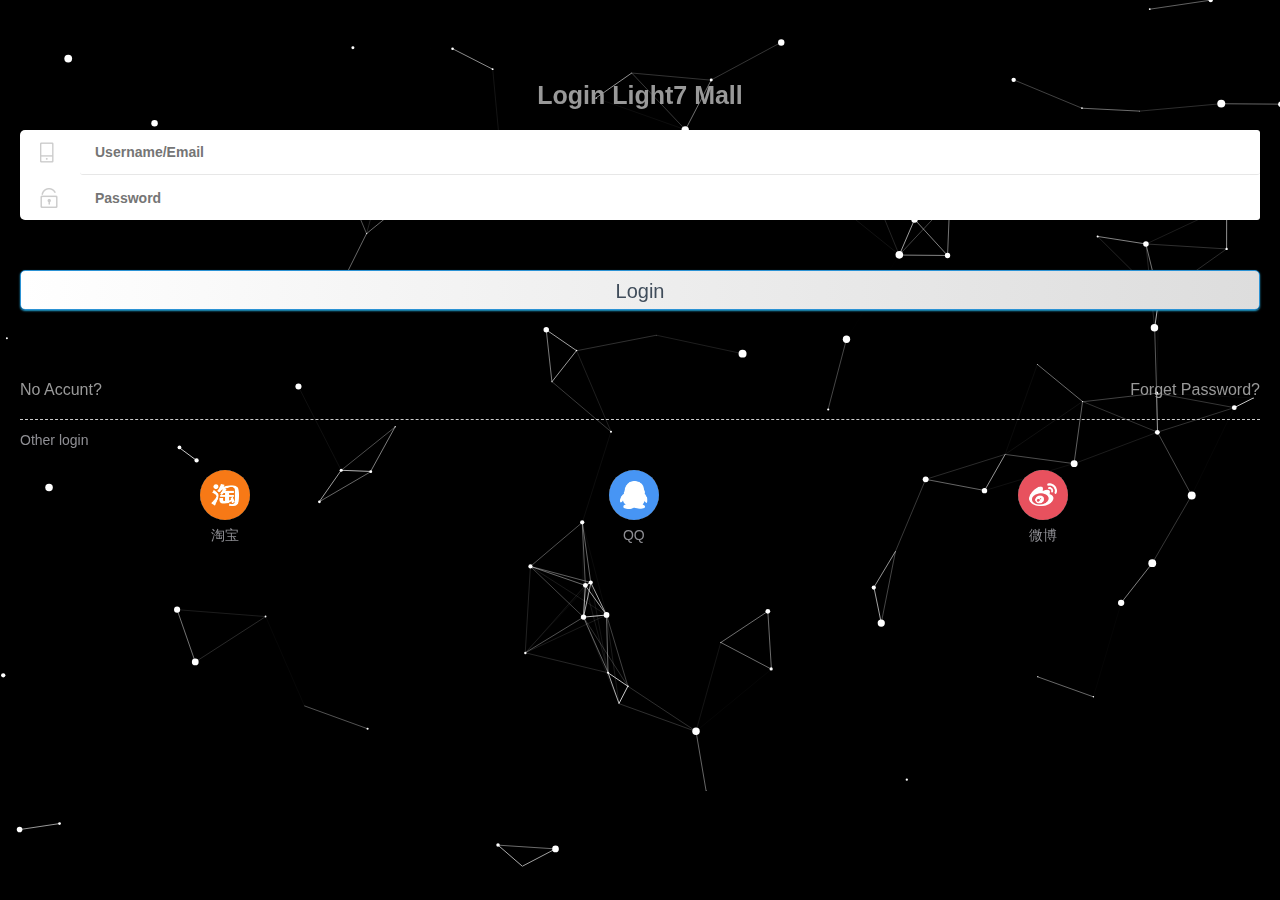
<file: index.html>
<!DOCTYPE html>
<html>

	<head>
		<meta charset="utf-8">
		<meta name="viewport" content="initial-scale=1.0, maximum-scale=1.0, user-scalable=no" />
		<title>lightSeven</title>
		<link rel="stylesheet" href="css/mui.min.css" />
		<link rel="stylesheet" href="css/index.css" />
		<link rel="stylesheet" type="text/css" href="css/normalize.css" />
		<link rel="stylesheet" type="text/css" href="css/default.css">
		<link rel="stylesheet" media="screen" href="css/style.css">
	</head>

	<body>
		<div class="container">
			<div id="particles-js">
			</div>
		</div>
		<div class="main" style="position: absolute;top: 0;width: 100%;height: 100%;">
			<div class="name">Login Light7 Mall</div>
			<div class="code">
				<div class="code-user">
					<input type="text" placeholder="Username/Email" style="border-bottom: 1px solid #e7e7e7;" />
				</div>
				<div class="code-password">
					<input type="password" placeholder="Password" />
				</div>
			</div>
			<div class="blue-btn">Login</div>
			<div class="count">
				<span class="fl">No Accunt?</span>
				<span class="fr">Forget Password?</span>
			</div>
			<div class="way">
				<p class="other">Other login</p>
				<div class="taobao">
					<img src="img/taobao.png" style="border-radius:50px;" width="50" height="50"/>
					<p>淘宝</p>
				</div>
				<div class="qq">
					<img src="img/qq.png" style="border-radius: 50px;" width="50" height="50"/>
					<p>QQ</p>
				</div>
				<div class="weibo">
					<img src="img/weibo.png" style="border-radius: 50px;" width="50" height="50"/>
					<p>微博</p>
				</div>
			</div>
		</div>
		<script src="js/jquery.js"></script>
		<script src="js/particles.js"></script>
		<script src="js/app.js"></script>
		<script src="js/mui.min.js"></script>
		<script>
			$(".blue-btn").click(function() {
				window.location.href = "card.html"
			})
			
			mui.plusReady(function() {
				plus.navigator.setStatusBarBackground("#000");
				plus.navigator.setStatusBarStyle("UIStatusBarStyleBlackOpaque");
//								plus.navigator.setStatusBarStyle("UIStatusBarStyleDefault");
			})
		</script>
	</body>

</html>
</file>
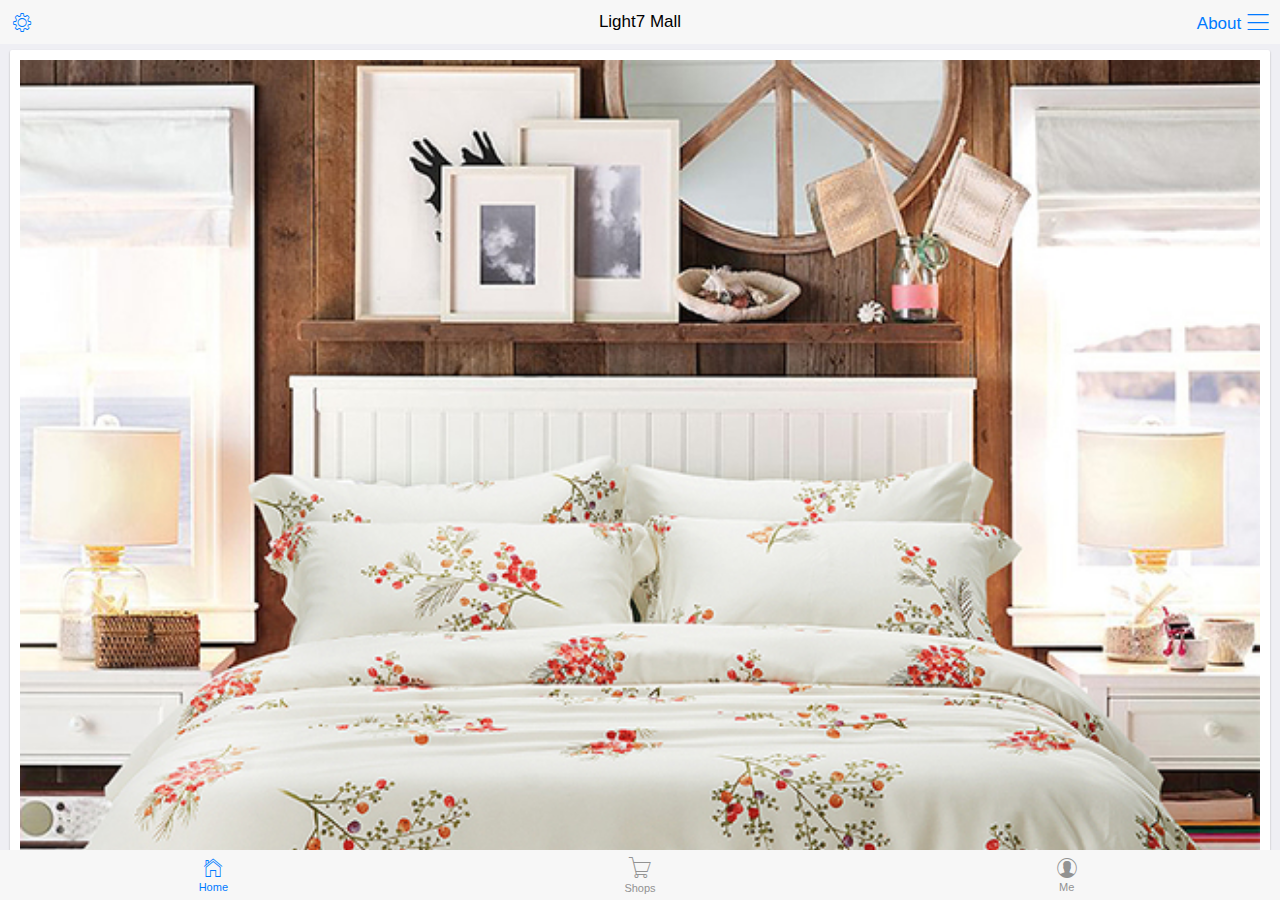
<file: card.html>
<!DOCTYPE html>
<html>

	<head>
		<meta charset="utf-8">
		<title>Card</title>
		<meta name="viewport" content="width=device-width, initial-scale=1,maximum-scale=1,user-scalable=no">
		<meta name="apple-mobile-web-app-capable" content="yes">
		<meta name="apple-mobile-web-app-status-bar-style" content="black">

		<!--标准mui.css-->
		<link rel="stylesheet" href="css/mui.min.css">
		<!--App自定义的css-->
		<link rel="stylesheet" href="css/app.css" />
		<link rel="stylesheet" href="css/icons-extra.css" />
		<style>
			li {
				list-style: none;
			}
			
			.fr {
				float: right;
			}
			
			.span-right {
				display: inline-block;
				float: right;
			}
			
			.marLeft-5 {
				padding-left: 5px;
			}
			
			.mui-content {
				overflow: auto;
			}
			
			.title {
				line-height: 90px;
				color: #bbb;
				padding-left: 20px;
			}
			
			.black-white {
				background-color: #1c1d1f;
				color: #bbb;
				width: calc(100% - 40px);
				margin: 0 auto;
				height: 40px;
				padding: 5px 30px 5px 10px;
				line-height: 30px;
			}
			
			.mui-switch .mui-active {
				background-color: #000;
			}
			.white{
				width: 100%;
				padding: 0 20px 0 20px;
				height: 100%;
				background-color:#fff;
				bottom: 0;
				position: fixed;z-index: 100000;
				display: none;
				animation:height10 300ms;
			}
			@keyframes height10{
				from{height: 0;}
				to{height: 100%;}
			}
			.white .title{
				text-align: center;
				color: #6d6d72;
				font-size: 24px;
				font-weight: bold;
				line-height: 50px;
				margin-top: 30px;
			}
			.white .introduce{
				text-align: left;
				font-size: 16px;
				line-height: 30px;
			}
			.blue-box{
				width: 100%;
				height: 20px;
				border: 1px solid #0894ec;
				color: #0894ec;
				text-align: center;
				line-height: 20px;
				border-radius: 5px;
				margin-top: 10px;
			}
		</style>
	</head>

	<body>
		<div id="offCanvasWrapper" class="mui-off-canvas-wrap mui-draggable">
			<!--侧滑菜单部分-->
			<aside id="offCanvasSide" class="mui-off-canvas-left">
				<div id="offCanvasSideScroll" class="mui-scroll-wrapper">
					<div class="mui-scroll">
						<div class="title">Themes</div>
						<div class="black-white">
							<span>Night Mode</span>
							<div class="mui-switch mui-switch-mini fr">
								<div class="mui-switch-handle"></div>
							</div>
						</div>
					</div>
			</aside>
			<!--主界面部分-->
			<div class="mui-inner-wrap">
				<header class="mui-bar mui-bar-nav">
					<a id="icon-gear" href="#offCanvasSide"><span class="mui-icon mui-icon-gear"></span></a>
					<a class="span-right">
						<span class="about">About</span>
						<span class="mui-icon mui-icon-bars marLeft-5"></span>
					</a>
					<h1 class="mui-title">Light7 Mall</h1>
				</header>
				<div id="offCanvasContentScroll" class="mui-content mui-scroll-wrapper">
					<div class="mui-scroll" style="overflow: auto;padding: 40px 0 45px 0;">
						<div class="mui-card">
							<div class="mui-card-header mui-card-media">
								<img src="img/cbd.jpg" width="100%" height="100%" />
							</div>
							<div class="mui-card-content">
								<div class="mui-card-content-inner">
									<p style="color: #333;">DreamHome Square Poly Pillow Insert</p>
									<p>@January 18, 2016</p>
								</div>
							</div>
							<div class="mui-card-footer">
								<span class="mui-card-link">Like(120)</span>
								<span class="mui-card-link">Comment(20)</span>
							</div>
						</div>
						<div class="mui-card">
							<div class="mui-card-header mui-card-media">
								<img src="img/yuantiao.jpg" width="100%" height="100%" />
							</div>
							<div class="mui-card-content">
								<div class="mui-card-content-inner">
									<p style="color: #333;">DreamHome Square Poly Pillow Insert</p>
									<p>@January 18, 2016</p>
								</div>
							</div>
							<div class="mui-card-footer">
								<span class="mui-card-link">Like(120)</span>
								<span class="mui-card-link">Comment(20)</span>
							</div>
						</div>
						<div class="mui-card">
							<div class="mui-card-header mui-card-media">
								<img src="img/cbd.jpg" width="100%" height="100%" />
							</div>
							<div class="mui-card-content">
								<div class="mui-card-content-inner">
									<p style="color: #333;">DreamHome Square Poly Pillow Insert</p>
									<p>@January 18, 2016</p>
								</div>
							</div>
							<div class="mui-card-footer">
								<span class="mui-card-link">Like(120)</span>
								<span class="mui-card-link">Comment(20)</span>
							</div>
						</div>
						<div class="mui-card">
							<div class="mui-card-header mui-card-media">
								<img src="img/cbd.jpg" width="100%" height="100%" />
							</div>
							<div class="mui-card-content">
								<div class="mui-card-content-inner">
									<p style="color: #333;">DreamHome Square Poly Pillow Insert</p>
									<p>@January 18, 2016</p>
								</div>
							</div>
							<div class="mui-card-footer">
								<span class="mui-card-link">Like(120)</span>
								<span class="mui-card-link">Comment(20)</span>
							</div>
						</div>
					</div>
				</div>
			</div>

			<nav class="mui-bar mui-bar-tab">
				<a class="mui-tab-item mui-active item-card">
					<span class="mui-icon mui-icon-home"></span>
					<span class="mui-tab-label">Home</span>
				</a>
				<a class="mui-tab-item item-shops">
					<span class="mui-icon mui-icon-extra mui-icon-extra-cart"></span>
					<span class="mui-tab-label">Shops</span>
				</a>
				<a class="mui-tab-item item-me">
					<span class="mui-icon mui-icon-contact"></span>
					<span class="mui-tab-label">Me</span>
				</a>
			</nav>
			
	</div>
	<div class="white">
		<p class="title">About light7 mall</p>
		<p class="introduce">It's a demo webapp of Light7.</p>
		<div class="blue-box">OK</div>
	</div>
	</body>
	<script src="js/mui.min.js"></script>
	<script src="js/jquery.js"></script>
	<script src="js/card.js"></script>
	<script>
		$(".item-card").bind("tap", function() {
			window.location.href = "card.html"
		})
		$(".item-shops").bind("tap", function() {
			window.location.href = "shops.html"
		})
		$(".item-me").bind("tap", function() {
			window.location.href = "me.html"
		});
		$(".mui-card").bind("tap", function() {
			window.location.href = "detail.html"
		});
		
		$(".span-right").bind("tap",function(){
//			$(".mui-off-canvas-wrap").fadeOut("50000");
			$(".white").show();
		})
		$(".blue-box").bind("tap",function(){
//			$(".mui-off-canvas-wrap").fadeIn("5000");
			$(".white").hide();
		})
	</script>

</html>
</file>
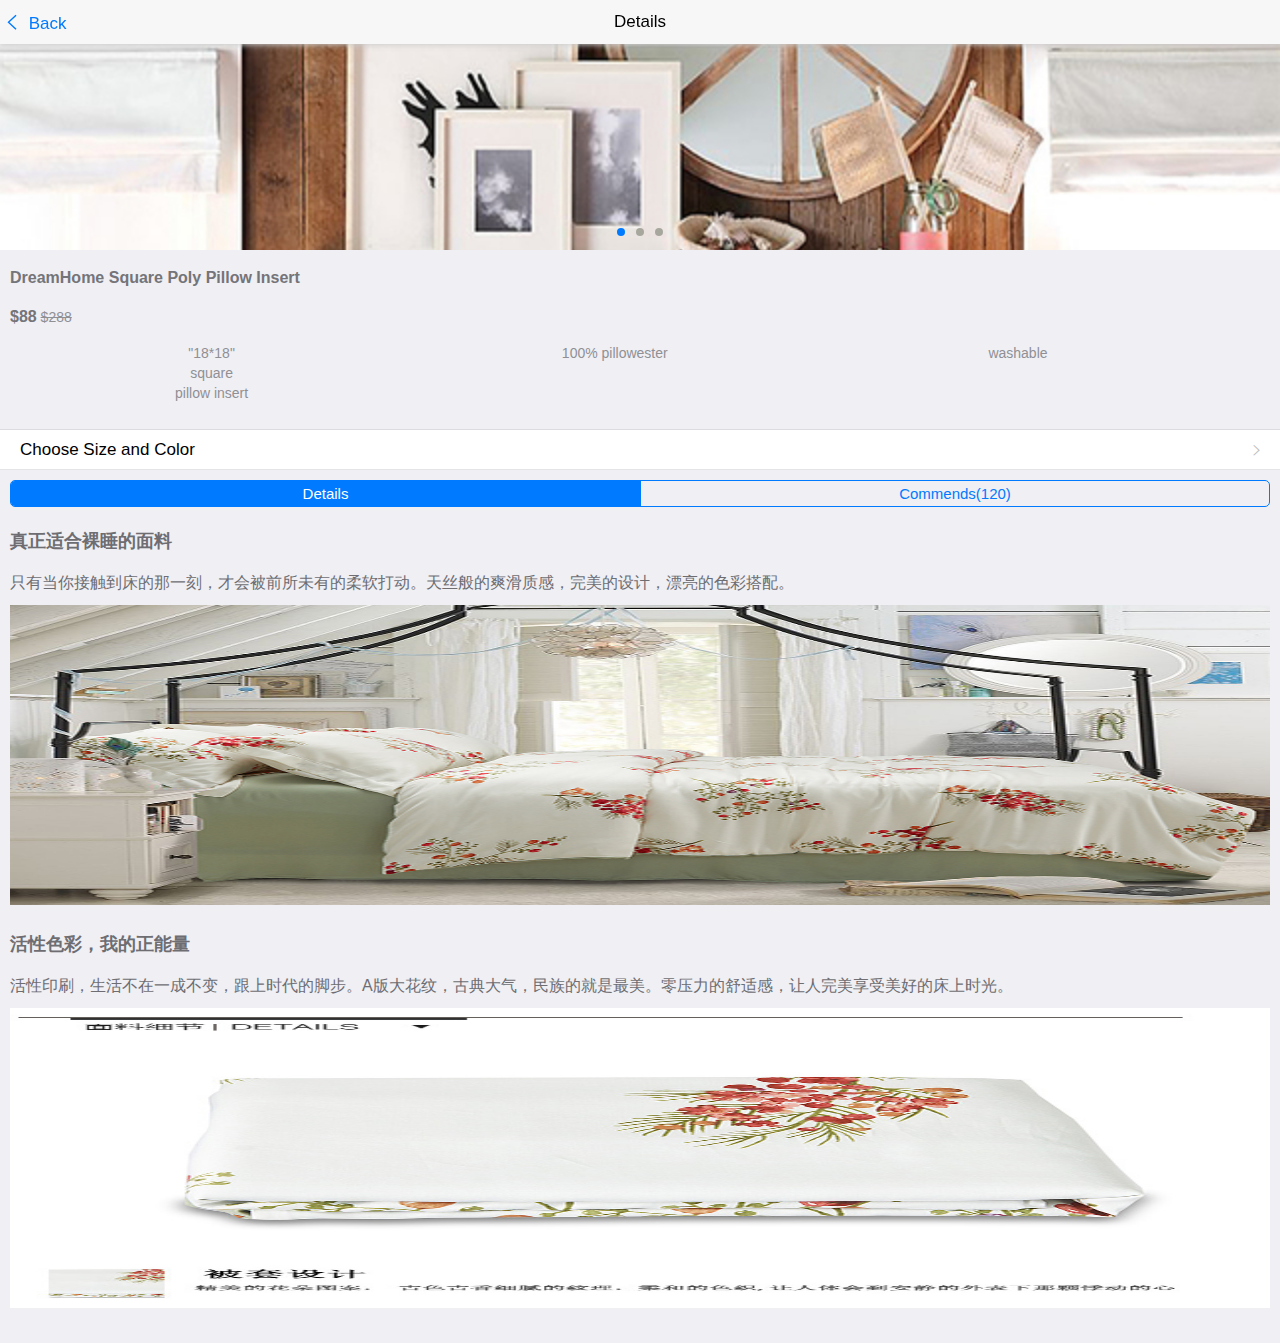
<file: detail.html>
<!DOCTYPE html>
<html>

	<head>
		<meta charset="UTF-8">
		<meta name="viewport" content="width=device-width, initial-scale=1,maximum-scale=1,user-scalable=no">
		<meta name="apple-mobile-web-app-capable" content="yes">
		<meta name="apple-mobile-web-app-status-bar-style" content="black">
		<title>detail</title>
		<link rel="stylesheet" href="css/mui.min.css" />
		<link rel="stylesheet" href="css/detail.css" />
		<style>
			.mui-slider {
				height: 250px;
				width: 100%;
			}
			
			h3 {
				font-size: 16px;
				color: #747479;
				margin: 20px 0 20px 0;
			}
			
			.now {
				font-size: 16px;
				color: #747479;
				font-weight: bold;
			}
			
			.old {
				text-decoration: line-through
			}
			
			.threespan {
				display: inline-block;
				width: 32%;
				margin-top: 10px;
				text-align: center;
				line-height: 10px;
				float: left;
			}
			
			.mui-table-view {
				height: 40px;
				line-height: 40px;
			}
			
			.mui-table-view p {
				padding-left: 20px;
				font-size: 17px;
				color: #000;
			}
			.mui-segmented-control{
				border-radius: 5px;
			}
			.mui-segmented-control .mui-control-item {
				line-height: 25px;				
			}
			.mui-control-content{
				padding: 10px;
			}
			.mui-control-content h4{
				color: #6d6d72;
				margin-bottom: 20px;
			}
			.mui-control-content p{
				line-height: 25px;
				font-size: 16px;
				color: #6d6d72;
			}
			.mui-control-content >img{
				height: 300px;
				width: 100%;
				margin-bottom: 20px;
			}
			#item3 ul{
				width: 100%;
				margin: 0 auto;
				background-color: #fff;
			}
			#item3 ul li{
				height:80px;
				list-style: none;
			}
			#item3 ul li .pic{
				width: 80px;
				height: 80px;
				float: left;
			}
			#item3 ul li .pic img{
				display: block;
				margin: 10px 0 0 10px;
			}
			#item3 ul li .commend{
                padding-top: 10px;
				width: calc(100% - 80px);
				float: right;
				border-bottom: 1px solid #e7e7e7;
			}
			#item3 ul li .commend p{
				overflow: auto;
			}
			#item3 ul li .commend span{
				display: inline-block;
				margin-right: 5px;
			}
			#item3 ul li .commend .commend-txt{
				font-size: 14px;
				margin-top: -10px;
			}
		</style>
	</head>

	<body style="overflow: auto;">
		<header class="mui-bar mui-bar-nav">
			<a class="span-right">
				<span class="mui-icon mui-icon-arrowleft" style="padding-left: 0;"></span>
				<span class="about">Back</span>
			</a>
			<h1 class="mui-title">Details</h1>
		</header>
		<div id="slider" class="mui-slider">
			<div class="mui-slider-group mui-slider-loop">
				<!-- 额外增加的一个节点(循环轮播：第一个节点是最后一张轮播) -->
				<div class="mui-slider-item mui-slider-item-duplicate">
					<a href="#">
						<img src="img/detailTHREE.jpg">
					</a>
				</div>
				<!-- 第一张 -->
				<div class="mui-slider-item">
					<a href="#">
						<img src="img/detailONE.jpg">
					</a>
				</div>
				<!-- 第二张 -->
				<div class="mui-slider-item">
					<a href="#">
						<img src="img/detailTwo.jpg">
					</a>
				</div>
				<!-- 第三张 -->
				<div class="mui-slider-item">
					<a href="#">
						<img src="img/detailTHREE.jpg">
					</a>
				</div>
				<!-- 额外增加的一个节点(循环轮播：最后一个节点是第一张轮播) -->
				<div class="mui-slider-item mui-slider-item-duplicate">
					<a href="#">
						<img src="img/detailONE.jpg">
					</a>
				</div>
			</div>
			<div class="mui-slider-indicator">
				<div class="mui-indicator mui-active"></div>
				<div class="mui-indicator"></div>
				<div class="mui-indicator"></div>
			</div>
		</div>
		<div class="txt">
			<h3>DreamHome Square Poly Pillow Insert</h3>
			<p>
				<span class="now">$88</span>
				<span class="old">$288</span>
			</p>
			<div class="threespan">
				<p>"18*18"</p>
				<p>square</p>
				<p>pillow insert</p>
			</div>
			<div class="threespan">
				<p>100% pillowester</p>
			</div>
			<div class="threespan">
				<p>washable</p>
			</div>
		</div>
		<ul class="mui-table-view">
			<li class="mui-table-view-cell">
				<a class="mui-navigate-right">
					<p>Choose Size and Color</p>
				</a>
			</li>
		</ul>

		<!--选项卡-->
		<div class="mui-content">
			<div style="padding: 10px 10px;">
				<div id="segmentedControl" class="mui-segmented-control">
					<a class="mui-control-item mui-active" href="#item2">
						Details
					</a>
					<a class="mui-control-item" href="#item3">
						Commends(120)
					</a>
				</div>
			</div>
			<div>
				<div id="item2" class="mui-control-content mui-active">
					<h4>真正适合裸睡的面料</h4>
					<p>只有当你接触到床的那一刻，才会被前所未有的柔软打动。天丝般的爽滑质感，完美的设计，漂亮的色彩搭配。</p>
					<img src="img/detailTHREE.jpg" />
					<h4>活性色彩，我的正能量</h4>
					<p>活性印刷，生活不在一成不变，跟上时代的脚步。A版大花纹，古典大气，民族的就是最美。零压力的舒适感，让人完美享受美好的床上时光。</p>
					<img src="img/detailFour.jpg" />
				</div>
				<div id="item3" class="mui-control-content">
					<ul>
						<li>
							<div class="pic">
								<img src="img/pic.jpg" width="60px" height="60px"/>
							</div>
							<div class="commend">
								<p>
									<span class="fl">张三</span>
									<span class="fr">13:13</span>
									<span class="fr">12/12</span>
								</p>
								<p class="commend-txt">聚划算买的，只要888，料子很舒服。</p>
							</div>
						</li>
						<li>
							<div class="pic">
								<img src="img/pic.jpg" width="60px" height="60px"/>
							</div>
							<div class="commend">
								<p>
									<span class="fl">张三</span>
									<span class="fr">13:13</span>
									<span class="fr">12/12</span>
								</p>
								<p class="commend-txt">聚划算买的，只要888，料子很舒服。</p>
							</div>
						</li>
						<li>
							<div class="pic">
								<img src="img/pic.jpg" width="60px" height="60px"/>
							</div>
							<div class="commend">
								<p>
									<span class="fl">张三</span>
									<span class="fr">13:13</span>
									<span class="fr">12/12</span>
								</p>
								<p class="commend-txt">聚划算买的，只要888，料子很舒服。</p>
							</div>
						</li>
						<li>
							<div class="pic">
								<img src="img/pic.jpg" width="60px" height="60px"/>
							</div>
							<div class="commend">
								<p>
									<span class="fl">张三</span>
									<span class="fr">13:13</span>
									<span class="fr">12/12</span>
								</p>
								<p class="commend-txt">聚划算买的，只要888，料子很舒服。</p>
							</div>
						</li>
						<li>
							<div class="pic">
								<img src="img/pic.jpg" width="60px" height="60px"/>
							</div>
							<div class="commend">
								<p>
									<span class="fl">张三</span>
									<span class="fr">13:13</span>
									<span class="fr">12/12</span>
								</p>
								<p class="commend-txt">聚划算买的，只要888，料子很舒服。</p>
							</div>
						</li>
					</ul>
				</div>
			</div>
		</div>
	</body>
	<script src="js/mui.min.js"></script>
	<script src="js/jquery.js"></script>
	<script type="text/javascript" charset="utf-8">
		mui("#slider").slider({
			interval: 3000
		});
		$(".span-right").bind("tap",function(){
			history.back()
		})
	</script>

</html>
</file>
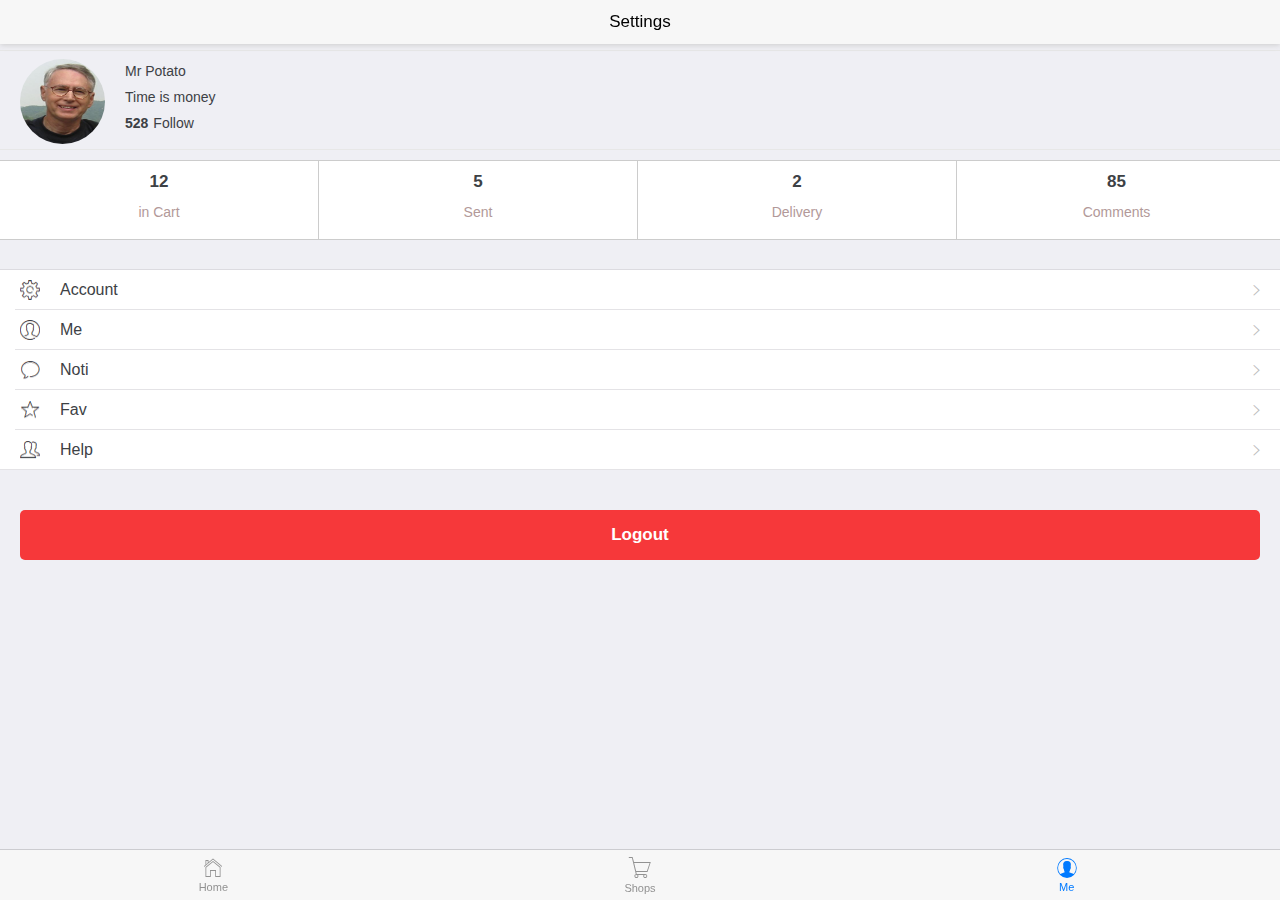
<file: me.html>
<!DOCTYPE html>
<html>

	<head>
		<meta charset="utf-8">
		<title>me</title>
		<meta name="viewport" content="width=device-width, initial-scale=1,maximum-scale=1,user-scalable=no">
		<meta name="apple-mobile-web-app-capable" content="yes">
		<meta name="apple-mobile-web-app-status-bar-style" content="black">

		<!--标准mui.css-->
		<link rel="stylesheet" href="css/mui.min.css">
		<link rel="stylesheet" href="css/icons-extra.css" />
		<!--App自定义的css-->
		<link rel="stylesheet" type="text/css" href="css/app.css"/>
		<style>
			.title {
				margin: 20px 15px 10px;
				color: #6d6d72;
				font-size: 15px;
			}
			.mui-table-view-cell{
				height: 40px;
			}
			.mui-table-view-cell img{
				display: inline-block;
				margin:10px 0 0 20px;
				width: 20px;
				height: 20px;
				float: left;
			}
			.mui-table-view-cell span{
				display: inline-block;
				margin-left: 20px;
				color: #3d4145;	
				font-size: 16px;
				line-height: 40px;	
			}
			.head-pic{
				width: 100%;
				height: 100px;
				margin: 50px auto 10px;
				border-top:1px solid #e7e7e7;
				border-bottom:1px solid #e7e7e7;
			}
			.head-img{
				width: 85px;
				height: 85px;
				border-radius: 85px;
				overflow: hidden;
				text-align: center;
				margin: 7.5px 0 0 20px;
				float: left;
			}
			.head-img img{
				width: 100%;
				height: 100%;
			}
			.head-introduce{
				float: left;
				margin-left: 20px;
				padding-top: 5px;
			}
			.head-introduce p{
				margin-top: 5px;
				margin-bottom: 0;
				color: #3d4145;
			}
			.head-introduce p span{
				font-weight: bold;
				display: inline-block;
				margin-right: 5px;
			}
			.four-box{
				width: 100%;
				border-top: 1px solid #cccccc;
				border-bottom: 1px solid #cccccc;
				height: 80px;
				margin-bottom:30px;
				background-color: #fff;
				padding: 0px;
			}
			.four-box >div{
				width: calc(25% - 1px);
				height: 79px;
				float: left;
				list-style: none;
				text-align: center;
				border-right: 1px solid #cccccc;
			}
			.four-box span{
				display: block;
				margin-top: 10px;
			}
			.number{
				color: #3d4145;font-weight: bold;
			}
			.leibie{
				color: #b29999;
				font-size: 14px;
			}
			.red-btn{
				width: calc(100% - 40px);
				color: #fff;
				height: 50px;
				margin: 40px auto 0;
				text-align: center;
				line-height: 50px;
				font-weight: bold;
				background-color: #f6383a;
				border-radius: 5px;
			}
		</style>
	</head>

	<body>
		<header class="mui-bar mui-bar-nav">
			<h1 class="mui-title">Settings</h1>
		</header>
		<div class="head-pic">
			<div class="head-img">
				<img src="img/angieWang.png" />
			</div>
			<div class="head-introduce">
				<p>Mr Potato</p>
				<p>Time is money</p>
				<p><span>528</span>Follow</p>
			</div>
		</div>
		<div class="four-box">
			<div>
				<span class="number">12</span>
				<span class="leibie">in Cart</span>
			</div>
			<div>
				<span class="number">5</span>
				<span class="leibie">Sent</span>
			</div>
			<div>
				<span class="number">2</span>
				<span class="leibie">Delivery</span>
			</div>
			<div style="border: none;">
				<span class="number">85</span>
				<span class="leibie">Comments</span>
			</div>
		</div>
		<div class="mui-content">			
			<ul class="mui-table-view mui-table-view-chevron">
				<li class="mui-table-view-cell mui-media">
					<a class="mui-navigate-right">
						<img src="img/account.png">
                        <span>Account</span>
					</a>
				</li>
				<li class="mui-table-view-cell mui-media">
					<a class='mui-navigate-right' href="javascript:;">
						<img src="img/me.png">
                        <span>Me</span>                          
					</a>
				</li>
				<li class="mui-table-view-cell mui-media">
					<a class="mui-navigate-right">
						<img src="img/noti.png">
                        <span>Noti</span>
					</a>
				</li>
				<li class="mui-table-view-cell mui-media">
					<a class="mui-navigate-right">
						<img  src="img/fav.png">
                        <span>Fav</span>
					</a>
				</li>
				<li class="mui-table-view-cell mui-media">
					<a class="mui-navigate-right">
						<img src="img/help.png">
                        <span>Help</span>
					</a>
				</li>
			</ul>
		</div>
        <div class="red-btn">
        	Logout
        </div>
        <nav class="mui-bar mui-bar-tab">
				<a class="mui-tab-item item-card">
					<span class="mui-icon mui-icon-home"></span>
					<span class="mui-tab-label">Home</span>
				</a>
				<a class="mui-tab-item item-shops">
					<span class="mui-icon mui-icon-extra mui-icon-extra-cart"></span>
					<span class="mui-tab-label">Shops</span>
				</a>
				<a class="mui-tab-item  mui-active item-me" href="me.html">
					<span class="mui-icon mui-icon-contact"></span>
					<span class="mui-tab-label">Me</span>
				</a>
		</nav>
	</body>
	<script src="js/mui.min.js"></script>
	<script src="js/jquery.js"></script>
	<script>
		mui.init({
			swipeBack:true //启用右滑关闭功能
		});
		$(".red-btn").click(function(){
			window.location.href = "index.html"
		});
	   $(".item-card").bind("tap", function() {
			window.location.href = "card.html"
		})
		$(".item-shops").bind("tap", function() {
			window.location.href = "shops.html"
		})
		$(".item-me").bind("tap", function() {
			window.location.href = "me.html"
		})
	</script>
</html>
</file>
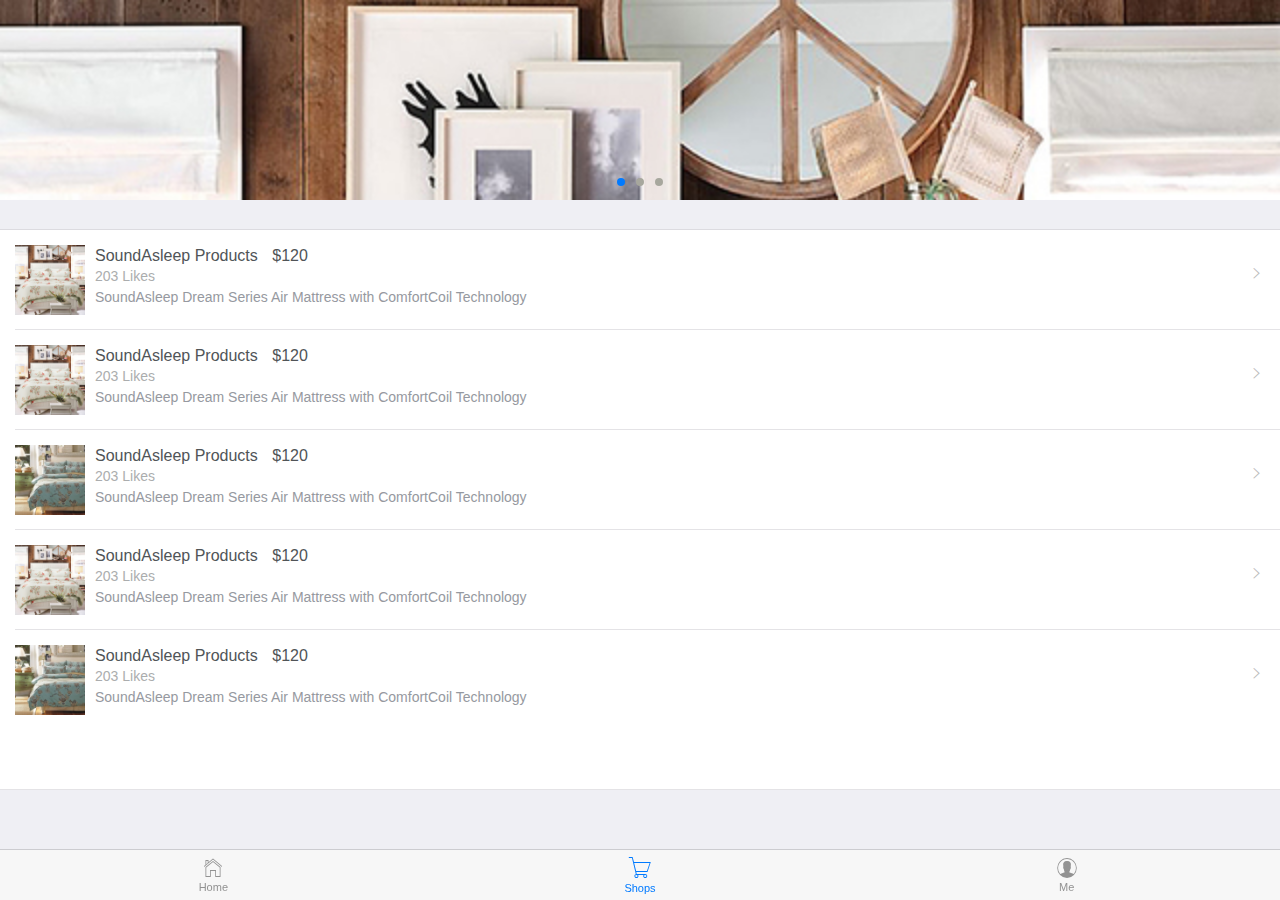
<file: shops.html>
<!DOCTYPE html>
<html>

	<head>
		<meta charset="utf-8">
		<title>shops</title>
		<meta name="viewport" content="width=device-width, initial-scale=1,maximum-scale=1,user-scalable=no">
		<meta name="apple-mobile-web-app-capable" content="yes">
		<meta name="apple-mobile-web-app-status-bar-style" content="black">

		<!--标准mui.css-->
		<link rel="stylesheet" href="css/mui.min.css">
		<link rel="stylesheet" href="css/icons-extra.css" />
		<!--App自定义的css-->
		<!--<link rel="stylesheet" type="text/css" href="../css/app.css"/>-->
		<style>
			.mui-table-view-cell {
				height: 100px;
			}
			
			.mui-table-view-cell img {
				height: 70px;
				width: 70px;
				display: inline-block;
				margin: 15px 0 0 15px;
				float: left;
			}
			
			.mui-media-body {
				height: 70px;
				margin-top: 15px;
			}
			
			.pone {
				font-size: 16px;
				color: #505457;
			}
			
			.mui-media-body span {
				display: inline-block;
				margin-left: 10px;
			}
			
			.ptwo {
				color: #abadae;
				margin-left: 10px;
			}
			
			.pthree {
				color: #9699a0;
				margin-left: 10px;
			}
			.mui-table-view{
				padding-bottom: 60px;
				margin-top:30px;
			}
			.mui-slider{
				height: 200px;
			}
		</style>
	</head>

	<body>
		<div id="slider" class="mui-slider">
			<div class="mui-slider-group mui-slider-loop">
				<!-- 额外增加的一个节点(循环轮播：第一个节点是最后一张轮播) -->
				<div class="mui-slider-item mui-slider-item-duplicate">
					<a href="#">
						<img src="img/mao.jpg">
					</a>
				</div>
				<!-- 第一张 -->
				<div class="mui-slider-item">
					<a href="#">
						<img src="img/cbd.jpg">
					</a>
				</div>
				<!-- 第二张 -->
				<div class="mui-slider-item">
					<a href="#">
						<img src="img/yuantiao.jpg">
					</a>
				</div>
				<!-- 第三张 -->
				<div class="mui-slider-item">
					<a href="#">
						<img src="img/mao.jpg">
					</a>
				</div>
				<!-- 额外增加的一个节点(循环轮播：最后一个节点是第一张轮播) -->
				<div class="mui-slider-item mui-slider-item-duplicate">
					<a href="#">
						<img src="img/cbd.jpg">
					</a>
				</div>
			</div>
			<div class="mui-slider-indicator">
				<div class="mui-indicator mui-active"></div>
				<div class="mui-indicator"></div>
				<div class="mui-indicator"></div>
			</div>
		</div>
		<ul class="mui-table-view mui-table-view-chevron">
			<li class="mui-table-view-cell mui-media">
				<a class="mui-navigate-right">
					<img src="img/shopOne.png">
					<div class="mui-media-body">
						<p class="pone">
							<span>SoundAsleep Products</span>
							<span>$120</span>
						</p>
						<p class="ptwo">203 Likes</p>
						<p class="pthree">SoundAsleep Dream Series Air Mattress with ComfortCoil Technology</p>
					</div>
				</a>
			</li>
			<li class="mui-table-view-cell mui-media">
				<a class="mui-navigate-right">
					<img src="img/shopOne.png">
					<div class="mui-media-body">
						<p class="pone">
							<span>SoundAsleep Products</span>
							<span>$120</span>
						</p>
						<p class="ptwo">203 Likes</p>
						<p class="pthree">SoundAsleep Dream Series Air Mattress with ComfortCoil Technology</p>
					</div>
				</a>
			</li>
			<li class="mui-table-view-cell mui-media">
				<a class="mui-navigate-right">
					<img src="img/shopTwo.png">
					<div class="mui-media-body">
						<p class="pone">
							<span>SoundAsleep Products</span>
							<span>$120</span>
						</p>
						<p class="ptwo">203 Likes</p>
						<p class="pthree">SoundAsleep Dream Series Air Mattress with ComfortCoil Technology</p>
					</div>
				</a>
			</li>
			<li class="mui-table-view-cell mui-media">
				<a class="mui-navigate-right">
					<img src="img/shopOne.png">
					<div class="mui-media-body">
						<p class="pone">
							<span>SoundAsleep Products</span>
							<span>$120</span>
						</p>
						<p class="ptwo">203 Likes</p>
						<p class="pthree">SoundAsleep Dream Series Air Mattress with ComfortCoil Technology</p>
					</div>
				</a>
			</li>
			<li class="mui-table-view-cell mui-media">
				<a class="mui-navigate-right">
					<img src="img/shopTwo.png">
					<div class="mui-media-body">
						<p class="pone">
							<span>SoundAsleep Products</span>
							<span>$120</span>
						</p>
						<p class="ptwo">203 Likes</p>
						<p class="pthree">SoundAsleep Dream Series Air Mattress with ComfortCoil Technology</p>
					</div>
				</a>
			</li>
		</ul>
		<nav class="mui-bar mui-bar-tab">
			<a class="mui-tab-item  item-card">
				<span class="mui-icon mui-icon-home"></span>
				<span class="mui-tab-label">Home</span>
			</a>
			<a class="mui-tab-item item-shops mui-active">
				<span class="mui-icon mui-icon-extra mui-icon-extra-cart"></span>
				<span class="mui-tab-label">Shops</span>
			</a>
			<a class="mui-tab-item item-me">
				<span class="mui-icon mui-icon-contact"></span>
				<span class="mui-tab-label">Me</span>
			</a>
		</nav>
	</body>
	<script src="js/mui.min.js"></script>
	<script src="js/jquery.js"></script>
	<script type="text/javascript" charset="utf-8">
		mui("#slider").slider({
			interval: 3000
		});
		$(".item-card").bind("tap", function() {
			window.location.href = "card.html"
		})
		$(".item-shops").bind("tap", function() {
			window.location.href = "shops.html"
		})
		$(".item-me").bind("tap", function() {
			window.location.href = "me.html"
		})
		$(".mui-table-view-cell").bind("tap", function() {
			window.location.href = "detail.html"
		})
	</script>

</html>
</file>
<file: css/index.css>
* {
	margin: 0;
	padding: 0;
}

.fl {
	float: left;
}

.fr {
	float: right;
}

.top {
	width: 100%;
	height: 40px;
	text-align: center;
	line-height: 40px;
	font-size: 16px;
	background-color: #f7f7f8;
	font-weight: bold;
}

.name {
	height: 70px;
	width: 100%;
	line-height: 70px;
	font-weight: bold;
	text-align: center;
	font-size: 25px;
	color: #999999;
	margin-top: 60px;
}

.code {
	width: calc(100% - 40px);
	height: 90px;
	margin: 0 auto;
	background-color: #fff;
	border-radius: 5px;
	animation: loading1 2700ms ease-in-out infinite alternate;
}

.code-user {
	height: 50%;
	background: url(../img/user.png) no-repeat;
	background-position: 20px center;
	overflow: hidden;
}

.code-password {
	height: 50%;
	background: url(../img/lock.png) no-repeat;
	background-position: 20px center;
	overflow: hidden;
}

.code input {
	height: 100%;
	width: calc(100% - 60px);
	float: right;
	color: #a9a9bb;
	font-size: 14px;
	border: none;
}

input::-webkit-input-placeholder {
	font-weight: bold;
	padding-left: 0;
}

.blue-btn {
	height: 40px;
	width: calc(100% - 40px);
	font-size: 20px;
	text-align: center;
	line-height: 40px;
	border: 1px solid #2b92d4;
	box-shadow: 0 1px 2px #21a1d0;
	border-radius: 5px;
	background: -webkit-gradient(linear, left top, right bottom, from(#fff), to(#ddd));
	animation: loading 2700ms ease-in-out infinite alternate;
	margin: 50px auto
}

@keyframes loading {
	0% {
		color: #eaeaea;
		opacity: 0.5;
		box-shadow: 0px 1px 2px rgba(0, 0, 0, .3)
	}
	100% {
		color: #000;
		opacity: 1;
		box-shadow: 0px 1px 30px rgba(255, 255, 255, 1);
		border: 1px solid white;
	}
}
@keyframes loading1 {
	0% {
		color: #eaeaea;
		box-shadow: 0px 1px 2px rgba(0, 0, 0, .3)
	}
	100% {
		color: #000;
		box-shadow: 0px 1px 30px rgba(255, 255, 255, 1);
		border: 1px solid white;
	}
}

.count {
	width: calc(100% - 40px);
	height: 60px;
	margin: 0 auto;
	border-bottom: 1px dashed #cccccc;
}

.count span {
	display: inline-block;
	font-size: 16px;
	color: #999999;
	line-height: 60px;
}

.way {
	width: calc(100% - 40px);
	margin: 0 auto;
	font-size: 16px;
	color: #999999;
}

.other {
	line-height: 40px;
}

.way div {
	width: 33%;
	float: left;
	text-align: center;
}
</file>
<file: css/default.css>
@import url(http://fonts.useso.com/css?family=Raleway:200,500,700,800);
@font-face {
	font-family: 'icomoon';
	src:url('../fonts/icomoon.eot?yrquyl');
	src:url('../fonts/icomoon.eot?#iefixyrquyl') format('embedded-opentype'),
		url('../fonts/icomoon.woff?yrquyl') format('woff'),
		url('../fonts/icomoon.ttf?yrquyl') format('truetype'),
		url('../fonts/icomoon.svg?yrquyl#icomoon') format('svg');
	font-weight: normal;
	font-style: normal;
}
[class^="icon-"], [class*=" icon-"] {
	font-family: 'icomoon';
	speak: none;
	font-style: normal;
	font-weight: normal;
	font-variant: normal;
	text-transform: none;
	line-height: 1;

	/* Better Font Rendering =========== */
	-webkit-font-smoothing: antialiased;
	-moz-osx-font-smoothing: grayscale;
}

body, html { font-size: 100%; 	padding: 0; margin: 0;}

/* Reset */
*,
*:after,
*:before {
	-webkit-box-sizing: border-box;
	-moz-box-sizing: border-box;
	box-sizing: border-box;
}

/* Clearfix hack by Nicolas Gallagher: http://nicolasgallagher.com/micro-clearfix-hack/ */
.clearfix:before,
.clearfix:after {
	content: " ";
	display: table;
}

.clearfix:after {
	clear: both;
}

body{
	background: #f9f7f6;
	color: #404d5b;
	font-weight: 500;
	font-size: 1.05em;
	font-family: "Segoe UI", "Lucida Grande", Helvetica, Arial, "Microsoft YaHei", FreeSans, Arimo, "Droid Sans", "wenquanyi micro hei", "Hiragino Sans GB", "Hiragino Sans GB W3", "FontAwesome", sans-serif;
}
a{color: #2fa0ec;text-decoration: none;outline: none;}
a:hover,a:focus{color:#74777b;};

.container{
	margin: 0 auto;
	text-align: center;
	overflow: hidden;
}
.content {
	font-size: 150%;
	padding: 3em 0;
}

.content h2 {
	margin: 0 0 2em;
	opacity: 0.1;
}

.content p {
	margin: 1em 0;
	padding: 5em 0 0 0;
	font-size: 0.65em;
}
.bgcolor-1 { background: #f0efee; }
.bgcolor-2 { background: #f9f9f9; }
.bgcolor-3 { background: #e8e8e8; }
.bgcolor-4 { background: #2f3238; color: #fff; }
.bgcolor-5 { background: #df6659; color: #521e18; }
.bgcolor-6 { background: #2fa8ec; }
.bgcolor-7 { background: #d0d6d6; }
.bgcolor-8 { background: #3d4444; color: #fff; }
/* Header */
.htmleaf-header{
	padding: 3em 190px 4em;
	letter-spacing: -1px;
	text-align: center;
}
.htmleaf-header h1 {
	font-weight: 600;
	font-size: 2em;
	line-height: 1;
	margin-bottom: 0;
}
.htmleaf-header h1 span {
	font-family: 'Raleway';
	display: block;
	font-size: 60%;
	font-weight: 400;
	padding: 0.8em 0 0.5em 0;
	color: #c3c8cd;
}
/*nav*/
.htmleaf-demo a{color: #1d7db1;text-decoration: none;}
.htmleaf-demo{width: 100%;padding-bottom: 1.2em;}
.htmleaf-demo a{display: inline-block;margin: 0.5em;padding: 0.6em 1em;border: 3px solid #1d7db1;font-weight: 700;}
.htmleaf-demo a:hover{opacity: 0.6;}
.htmleaf-demo a.current{background:#1d7db1;color: #fff; }
/* Top Navigation Style */
.htmleaf-links {
	position: relative;
	display: inline-block;
	white-space: nowrap;
	font-size: 1.5em;
	text-align: center;
}

.htmleaf-links::after {
	position: absolute;
	top: 0;
	left: 50%;
	margin-left: -1px;
	width: 2px;
	height: 100%;
	background: #dbdbdb;
	content: '';
	-webkit-transform: rotate3d(0,0,1,22.5deg);
	transform: rotate3d(0,0,1,22.5deg);
}

.htmleaf-icon {
	display: inline-block;
	margin: 0.5em;
	padding: 0em 0;
	width: 1.5em;
	text-decoration: none;
}

.htmleaf-icon span {
	display: none;
}

.htmleaf-icon:before {
	margin: 0 5px;
	text-transform: none;
	font-weight: normal;
	font-style: normal;
	font-variant: normal;
	font-family: 'icomoon';
	line-height: 1;
	speak: none;
	-webkit-font-smoothing: antialiased;
}
/* footer */
.htmleaf-footer{width: 100%;padding-top: 10px;}
.htmleaf-small{font-size: 0.8em;}
.center{text-align: center;}
/* icomoon */
.icon-home:before {
	content: "\e600";
}

.icon-pacman:before {
	content: "\e623";
}

.icon-users2:before {
	content: "\e678";
}

.icon-bug:before {
	content: "\e699";
}

.icon-eye:before {
	content: "\e610";
}

.icon-eye-blocked:before {
	content: "\e611";
}

.icon-eye2:before {
	content: "\e612";
}

.icon-arrow-up-left3:before {
	content: "\e72f";
}

.icon-arrow-up3:before {
	content: "\e730";
}

.icon-arrow-up-right3:before {
	content: "\e731";
}

.icon-arrow-right3:before {
	content: "\e732";
}

.icon-arrow-down-right3:before {
	content: "\e733";
}

.icon-arrow-down3:before {
	content: "\e734";
}

.icon-arrow-down-left3:before {
	content: "\e735";
}

.icon-arrow-left3:before {
	content: "\e736";
}



@media screen and (max-width: 50em) {
	.htmleaf-header {
		padding: 3em 10% 4em;
	}
	.htmleaf-header h1 {
        font-size:2em;
    }
}


@media screen and (max-width: 40em) {
	.htmleaf-header h1 {
		font-size: 1.5em;
	}
}

@media screen and (max-width: 30em) {
    .htmleaf-header h1 {
        font-size:1.2em;
    }
}
</file>
<file: css/app.css>
/*
 *这是单独为hello mui准备的个性化css，可以覆盖标准mui的css定义；
 * 在实际项目开发时，建议为App单独写一个css文件，从而实现项目的自定义皮肤功能；
 * 
 * */
.mui-plus.mui-android header.mui-bar{
	display: none;
}
.mui-plus.mui-android .mui-bar-nav~.mui-content{
	padding: 0;
}

/*hm开头的表示仅为 Hello MUI示例定义*/
.hm-description{
	margin: .5em 0;
}

.hm-description>li {
	font-size: 14px;
	color: #8f8f94;
}
</file>
<file: css/icons-extra.css>
@font-face {
    font-family: MuiiconSpread;
    font-weight: normal;
    font-style: normal;
    src:  url('../fonts/mui-icons-extra.ttf') format('truetype'); /* iOS 4.1- */
}
.mui-icon-extra
{
    font-family: MuiiconSpread;
    font-size: 24px;
    font-weight: normal;
    font-style: normal;
    line-height: 1;
    display: inline-block;
    text-decoration: none;
    -webkit-font-smoothing: antialiased;
}
.mui-icon-extra-cold:before { content: "\e500"; }
.mui-icon-extra-share:before { content: "\e200"; }
.mui-icon-extra-class:before { content: "\e118"; }
.mui-icon-extra-custom:before { content: "\e117"; }
.mui-icon-extra-new:before { content: "\e103"; }
.mui-icon-extra-card:before { content: "\e104"; }
.mui-icon-extra-grech:before { content: "\e105"; }
.mui-icon-extra-trend:before { content: "\e106"; }
.mui-icon-extra-filter:before { content: "\e207"; }
.mui-icon-extra-holiday:before { content: "\e300"; }
.mui-icon-extra-cart:before { content: "\e107"; }
.mui-icon-extra-heart:before { content: "\e180"; }
.mui-icon-extra-computer:before { content: "\e600"; }
.mui-icon-extra-express:before { content: "\e108"; }
.mui-icon-extra-gift:before { content: "\e109"; }
.mui-icon-extra-gold:before { content: "\e102"; }
.mui-icon-extra-lamp:before { content: "\e601"; }
.mui-icon-extra-rank:before { content: "\e110"; }
.mui-icon-extra-notice:before { content: "\e111"; }
.mui-icon-extra-sweep:before { content: "\e202"; }
.mui-icon-extra-arrowleftcricle:before { content: "\e401"; }
.mui-icon-extra-dictionary:before { content: "\e602"; }
.mui-icon-extra-heart-filled:before { content: "\e119"; }
.mui-icon-extra-xiaoshuo:before { content: "\e607"; }
.mui-icon-extra-top:before { content: "\e403"; }
.mui-icon-extra-people:before { content: "\e203"; }
.mui-icon-extra-topic:before { content: "\e603"; }
.mui-icon-extra-hotel:before { content: "\e301"; }
.mui-icon-extra-like:before { content: "\e206"; }
.mui-icon-extra-regist:before { content: "\e201"; }
.mui-icon-extra-order:before { content: "\e113"; }
.mui-icon-extra-alipay:before { content: "\e114"; }
.mui-icon-extra-find:before { content: "\e400"; }
.mui-icon-extra-arrowrightcricle:before { content: "\e402"; }
.mui-icon-extra-calendar:before { content: "\e115"; }
.mui-icon-extra-prech:before { content: "\e116"; }
.mui-icon-extra-cate:before { content: "\e501"; }
.mui-icon-extra-comment:before { content: "\e209"; }
.mui-icon-extra-at:before { content: "\e208"; }
.mui-icon-extra-addpeople:before { content: "\e204"; }
.mui-icon-extra-peoples:before { content: "\e205"; }
.mui-icon-extra-calc:before { content: "\e101"; }
.mui-icon-extra-classroom:before { content: "\e604"; }
.mui-icon-extra-phone:before { content: "\e404"; }
.mui-icon-extra-university:before { content: "\e605"; }
.mui-icon-extra-outline:before { content: "\e606"; }
</file>
<file: css/detail.css>
*{
	margin: 0;
	padding: 0;
}
.fl{
	float: left;
}
.fr{
	float: right;
}
.txt{
	height: 160px;
	width: calc(100% - 20px);
	margin: 0 auto;
	background-color: #efeff4;
/*	padding: 10px;*/
}
.choose{
	width: 100%;
	height: 40px;
	background:#fff;
	position: absolute;z-index: 2;
}
</file>
<file: css/style.css>
/* =============================================================================
   HTML5 CSS Reset Minified - Eric Meyer
   ========================================================================== */

/*html,body,div,span,object,iframe,h1,h2,h3,h4,h5,h6,p,blockquote,pre,abbr,address,cite,code,del,dfn,em,img,ins,kbd,q,samp,small,strong,sub,sup,var,b,i,dl,dt,dd,ol,ul,li,fieldset,form,label,legend,table,caption,tbody,tfoot,thead,tr,th,td,article,aside,canvas,details,figcaption,figure,footer,header,hgroup,menu,nav,section,summary,time,mark,audio,video{margin:0;padding:0;border:0;outline:0;font-size:100%;vertical-align:baseline;background:transparent}
body{line-height:1}
article,aside,details,figcaption,figure,footer,header,hgroup,menu,nav,section{display:block}
nav ul{list-style:none}
blockquote,q{quotes:none}
blockquote:before,blockquote:after,q:before,q:after{content:none}
a{margin:0;padding:0;font-size:100%;vertical-align:baseline;background:transparent;text-decoration:none}
mark{background-color:#ff9;color:#000;font-style:italic;font-weight:bold}
del{text-decoration:line-through}
abbr[title],dfn[title]{border-bottom:1px dotted;cursor:help}
table{border-collapse:collapse;border-spacing:0}
hr{display:block;height:1px;border:0;border-top:1px solid #ccc;margin:1em 0;padding:0}
input,select{vertical-align:middle}
li{list-style:none}*/


/* =============================================================================
   My CSS
   ========================================================================== */

html,body{ 
	width:100%;
	height:100%;
	background:#000;
}

/* remove canvas default margin */
canvas{
	display:block;
	vertical-align:bottom;
}
.container{
	height: 100%;
}
#particles-js{
	width:100%;
	height:100%;
}
.htmleaf-header{color: #fff;}
</file>
